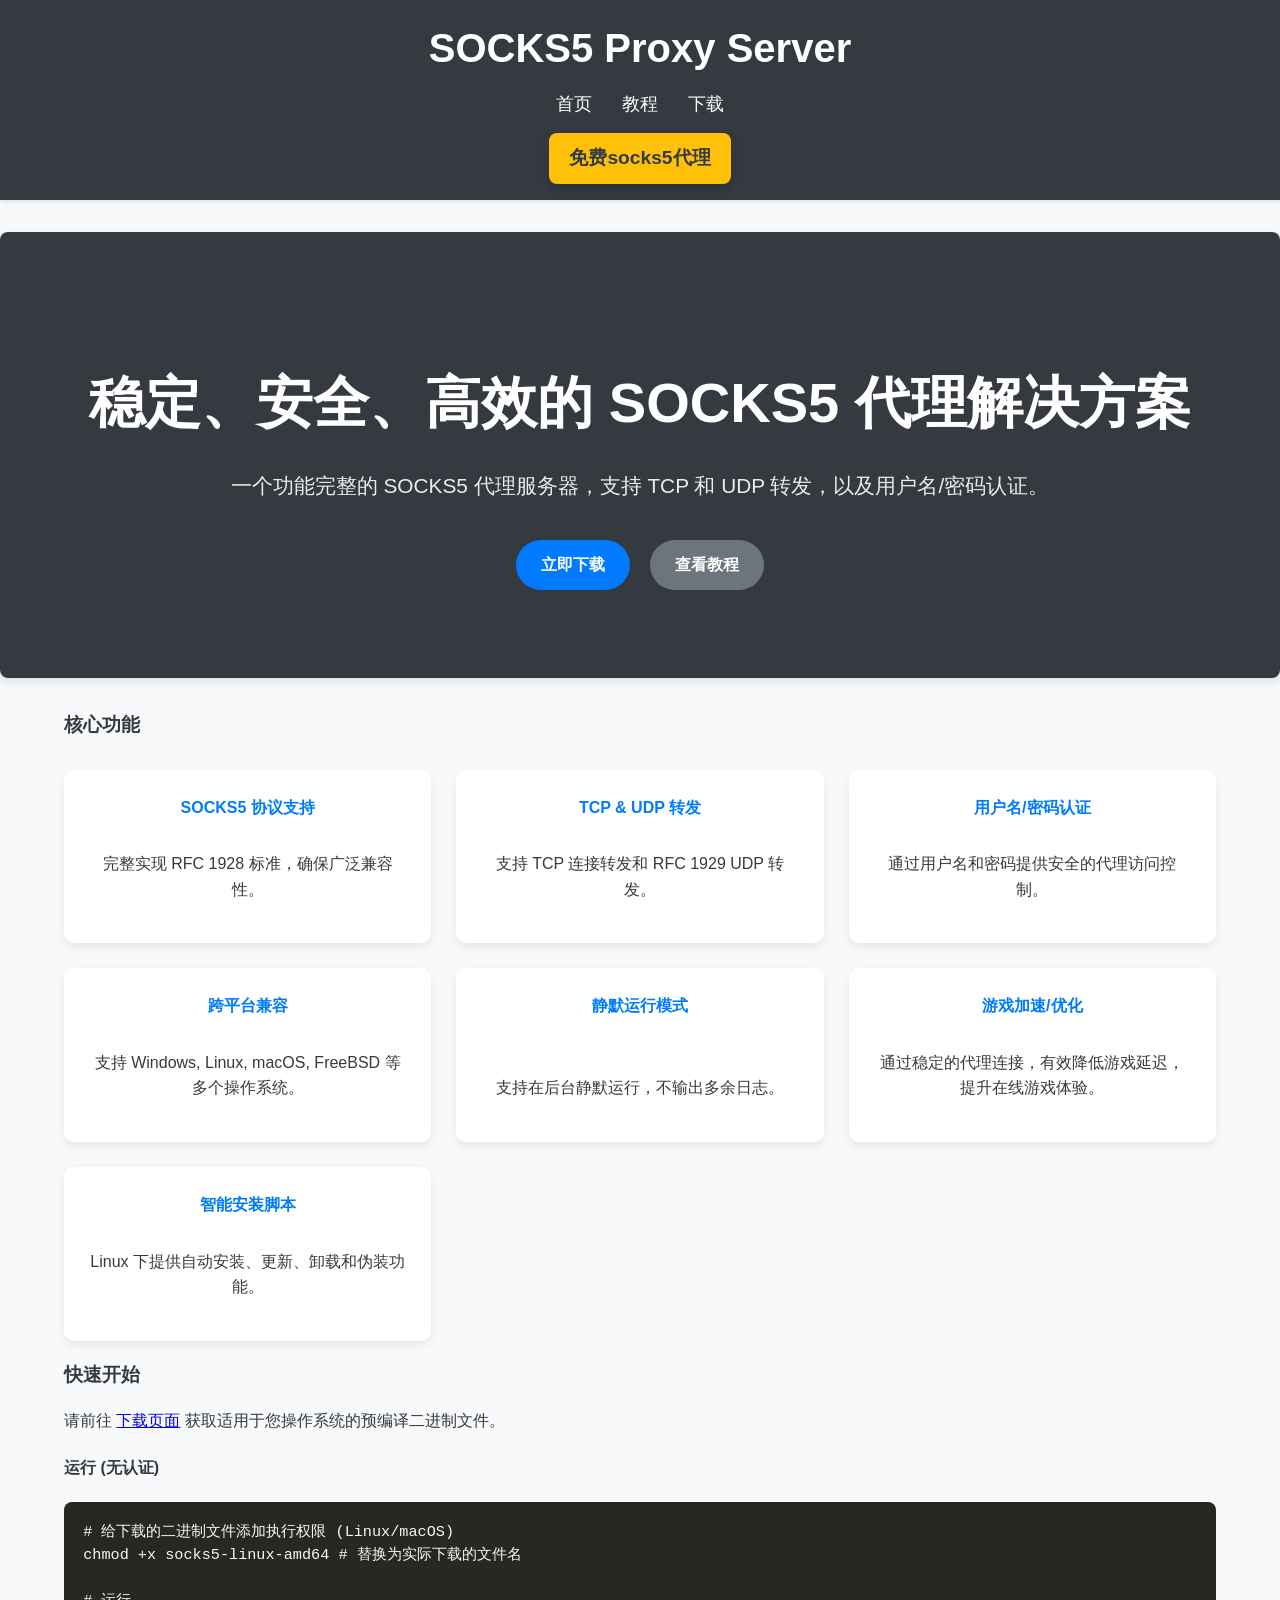
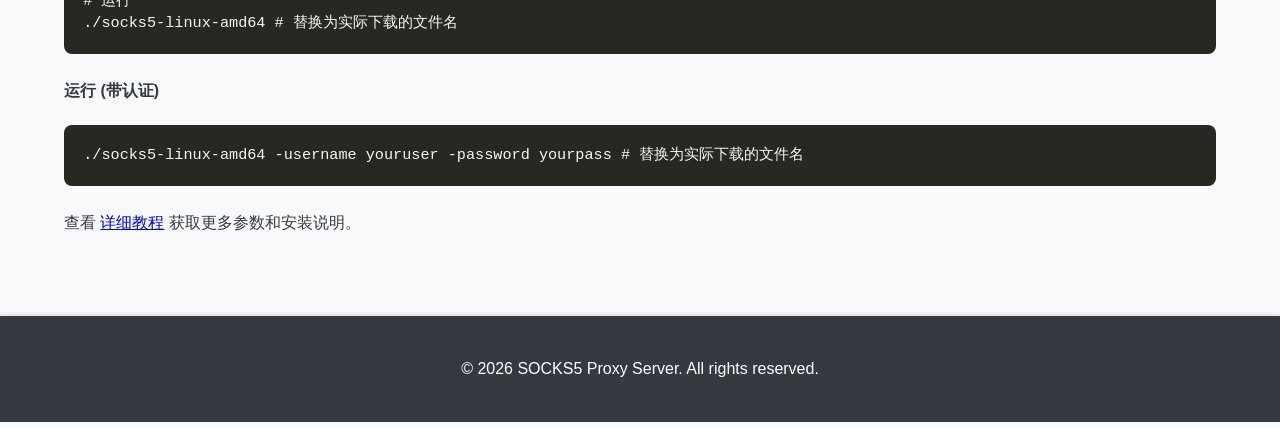
<file: index.html>
<!DOCTYPE html>
<html lang="zh-CN">
<head>
    <meta charset="UTF-8">
    <meta name="viewport" content="width=device-width, initial-scale=1.0">
    <title>SOCKS5 Proxy Server - 稳定、安全、高效的代理解决方案</title>
    <meta name="description" content="SOCKS5 Proxy Server 是一款功能全面的免费代理服务器，支持TCP/UDP转发、用户名/密码认证、跨平台运行。提供稳定、安全、高效的SOCKS5代理搭建服务，轻松实现网络代理。">
    <meta name="keywords" content="免费socks5代理搭建，SOCKS5, Proxy, 代理服务器, TCP, UDP, 认证, 跨平台, Go语言, socks5代理, socks5搭建">
    <link rel="stylesheet" href="styles.css">
    <link rel="icon" href="favicon.ico" type="image/x-icon">
</head>
<body>
    <header>
        <div class="container">
            <h1>SOCKS5 Proxy Server</h1>
            <nav>
                <ul>
                    <li><a href="index.html">首页</a></li>
                    <li><a href="tutorial.html">教程</a></li>
                    <li><a href="downloads.html">下载</a></li>
                </ul>
            </nav>
            <div class="free-proxy-link">
                <a href="https://tomcat1235.nyc.mn/" target="_blank">免费socks5代理</a>
            </div>
        </div>
    </header>

    <main>
        <section id="hero" class="hero">
            <div class="container">
                <h2>稳定、安全、高效的 SOCKS5 代理解决方案</h2>
                <p>一个功能完整的 SOCKS5 代理服务器，支持 TCP 和 UDP 转发，以及用户名/密码认证。</p>
                <a href="downloads.html" class="button primary">立即下载</a>
                <a href="tutorial.html" class="button secondary">查看教程</a>
            </div>
        </section>

        <section id="features" class="features">
            <div class="container">
                <h3>核心功能</h3>
                <div class="feature-grid">
                    <div class="feature-item">
                        <h4>SOCKS5 协议支持</h4>
                        <p>完整实现 RFC 1928 标准，确保广泛兼容性。</p>
                    </div>
                    <div class="feature-item">
                        <h4>TCP & UDP 转发</h4>
                        <p>支持 TCP 连接转发和 RFC 1929 UDP 转发。</p>
                    </div>
                    <div class="feature-item">
                        <h4>用户名/密码认证</h4>
                        <p>通过用户名和密码提供安全的代理访问控制。</p>
                    </div>
                    <div class="feature-item">
                        <h4>跨平台兼容</h4>
                        <p>支持 Windows, Linux, macOS, FreeBSD 等多个操作系统。</p>
                    </div>
                    <div class="feature-item">
                        <h4>静默运行模式</h4>
                        <p>支持在后台静默运行，不输出多余日志。</p>
                    </div>
                    <div class="feature-item">
                        <h4>游戏加速/优化</h4>
                        <p>通过稳定的代理连接，有效降低游戏延迟，提升在线游戏体验。</p>
                    </div>
                    <div class="feature-item">
                        <h4>智能安装脚本</h4>
                        <p>Linux 下提供自动安装、更新、卸载和伪装功能。</p>
                    </div>
                </div>
            </div>
        </section>

        <section id="quick-start" class="quick-start">
            <div class="container">
                <h3>快速开始</h3>
                <p>请前往 <a href="downloads.html">下载页面</a> 获取适用于您操作系统的预编译二进制文件。</p>
                <h4>运行 (无认证)</h4>
                <pre><code># 给下载的二进制文件添加执行权限 (Linux/macOS)
chmod +x socks5-linux-amd64 # 替换为实际下载的文件名

# 运行
./socks5-linux-amd64 # 替换为实际下载的文件名</code></pre>
                <h4>运行 (带认证)</h4>
                <pre><code>./socks5-linux-amd64 -username youruser -password yourpass # 替换为实际下载的文件名</code></pre>
                <p>查看 <a href="tutorial.html">详细教程</a> 获取更多参数和安装说明。</p>
            </div>
        </section>
    </main>

    <footer>
        <div class="container">
            <p>&copy; 2026 SOCKS5 Proxy Server. All rights reserved.</p>
        </div>
    </footer>
</body>
</html>
</file>
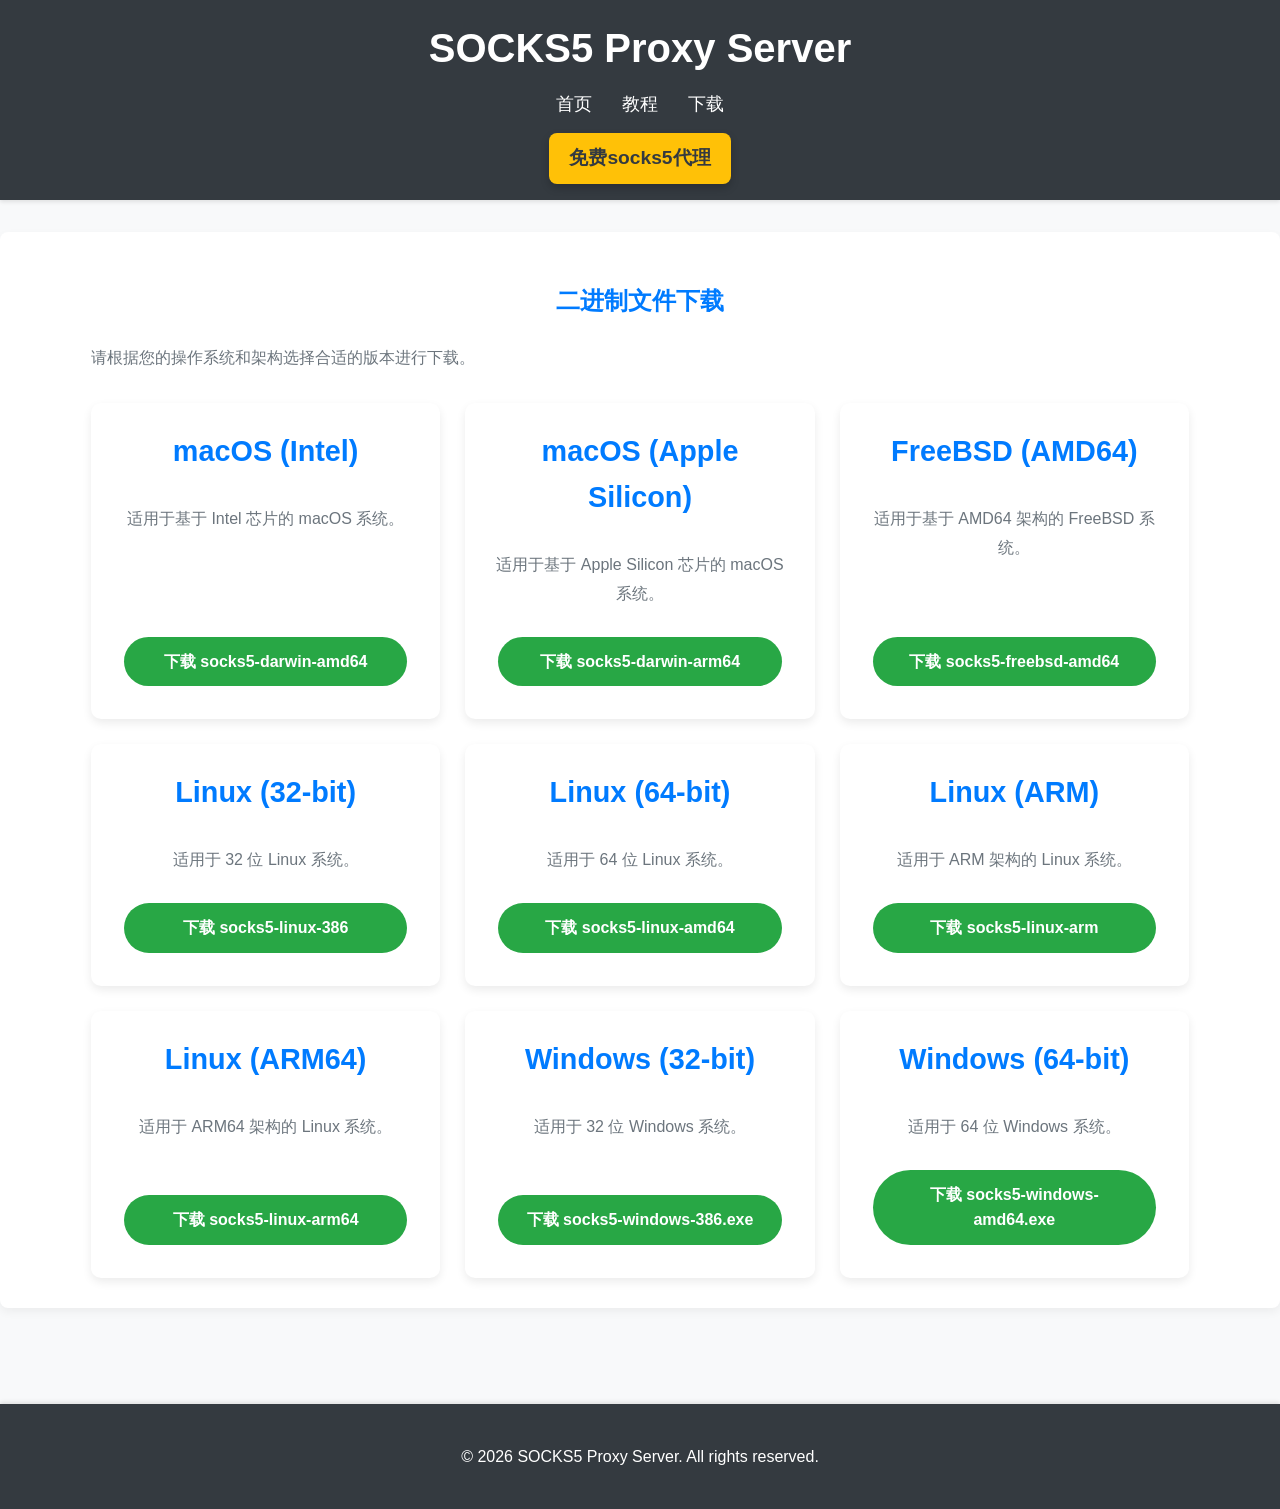
<file: downloads.html>
<!DOCTYPE html>
<html lang="zh-CN">
<head>
    <meta charset="UTF-8">
    <meta name="viewport" content="width=device-width, initial-scale=1.0">
    <title>SOCKS5 Proxy Server - 二进制文件下载</title>
    <meta name="description" content="下载 SOCKS5 Proxy Server 适用于 Windows, Linux, macOS, FreeBSD 等多平台的二进制文件。">
    <meta name="keywords" content="SOCKS5下载, 代理服务器下载, Go代理下载, 跨平台代理, socks5-darwin-amd64, socks5-linux-amd64, socks5-windows-amd64.exe">
    <link rel="stylesheet" href="styles.css">
    <link rel="icon" href="favicon.ico" type="image/x-icon">
</head>
<body>
    <header>
        <div class="container">
            <h1>SOCKS5 Proxy Server</h1>
            <nav>
                <ul>
                    <li><a href="index.html">首页</a></li>
                    <li><a href="tutorial.html">教程</a></li>
                    <li><a href="downloads.html">下载</a></li>
                </ul>
            </nav>
            <div class="free-proxy-link">
                <a href="https://tomcat1235.nyc.mn/" target="_blank">免费socks5代理</a>
            </div>
        </div>
    </header>

    <main>
        <section id="download-list" class="content-section">
            <div class="container">
                <h2>二进制文件下载</h2>
                <p>请根据您的操作系统和架构选择合适的版本进行下载。</p>
                <div class="download-grid">
                    <div class="download-item">
                        <h3>macOS (Intel)</h3>
                        <p>适用于基于 Intel 芯片的 macOS 系统。</p>
                        <a href="https://pub-f49c78b9eb854878a5ee1d8e3c61aae8.r2.dev/socks5/socks5-darwin-amd64" class="button download">下载 socks5-darwin-amd64</a>
                    </div>
                    <div class="download-item">
                        <h3>macOS (Apple Silicon)</h3>
                        <p>适用于基于 Apple Silicon 芯片的 macOS 系统。</p>
                        <a href="https://pub-f49c78b9eb854878a5ee1d8e3c61aae8.r2.dev/socks5/socks5-darwin-arm64" class="button download">下载 socks5-darwin-arm64</a>
                    </div>
                    <div class="download-item">
                        <h3>FreeBSD (AMD64)</h3>
                        <p>适用于基于 AMD64 架构的 FreeBSD 系统。</p>
                        <a href="https://pub-f49c78b9eb854878a5ee1d8e3c61aae8.r2.dev/socks5/socks5-freebsd-amd64" class="button download">下载 socks5-freebsd-amd64</a>
                    </div>
                    <div class="download-item">
                        <h3>Linux (32-bit)</h3>
                        <p>适用于 32 位 Linux 系统。</p>
                        <a href="https://pub-f49c78b9eb854878a5ee1d8e3c61aae8.r2.dev/socks5/socks5-linux-386" class="button download">下载 socks5-linux-386</a>
                    </div>
                    <div class="download-item">
                        <h3>Linux (64-bit)</h3>
                        <p>适用于 64 位 Linux 系统。</p>
                        <a href="https://pub-f49c78b9eb854878a5ee1d8e3c61aae8.r2.dev/socks5/socks5-linux-amd64" class="button download">下载 socks5-linux-amd64</a>
                    </div>
                    <div class="download-item">
                        <h3>Linux (ARM)</h3>
                        <p>适用于 ARM 架构的 Linux 系统。</p>
                        <a href="https://pub-f49c78b9eb854878a5ee1d8e3c61aae8.r2.dev/socks5/socks5-linux-arm" class="button download">下载 socks5-linux-arm</a>
                    </div>
                    <div class="download-item">
                        <h3>Linux (ARM64)</h3>
                        <p>适用于 ARM64 架构的 Linux 系统。</p>
                        <a href="https://pub-f49c78b9eb854878a5ee1d8e3c61aae8.r2.dev/socks5/socks5-linux-arm64" class="button download">下载 socks5-linux-arm64</a>
                    </div>
                    <div class="download-item">
                        <h3>Windows (32-bit)</h3>
                        <p>适用于 32 位 Windows 系统。</p>
                        <a href="https://pub-f49c78b9eb854878a5ee1d8e3c61aae8.r2.dev/socks5/socks5-windows-386.exe" class="button download">下载 socks5-windows-386.exe</a>
                    </div>
                    <div class="download-item">
                        <h3>Windows (64-bit)</h3>
                        <p>适用于 64 位 Windows 系统。</p>
                        <a href="https://pub-f49c78b9eb854878a5ee1d8e3c61aae8.r2.dev/socks5/socks5-windows-amd64.exe" class="button download">下载 socks5-windows-amd64.exe</a>
                    </div>
                </div>
            </div>
        </section>
    </main>

    <footer>
        <div class="container">
            <p>&copy; 2026 SOCKS5 Proxy Server. All rights reserved.</p>
        </div>
    </footer>
</body>
</html>
</file>
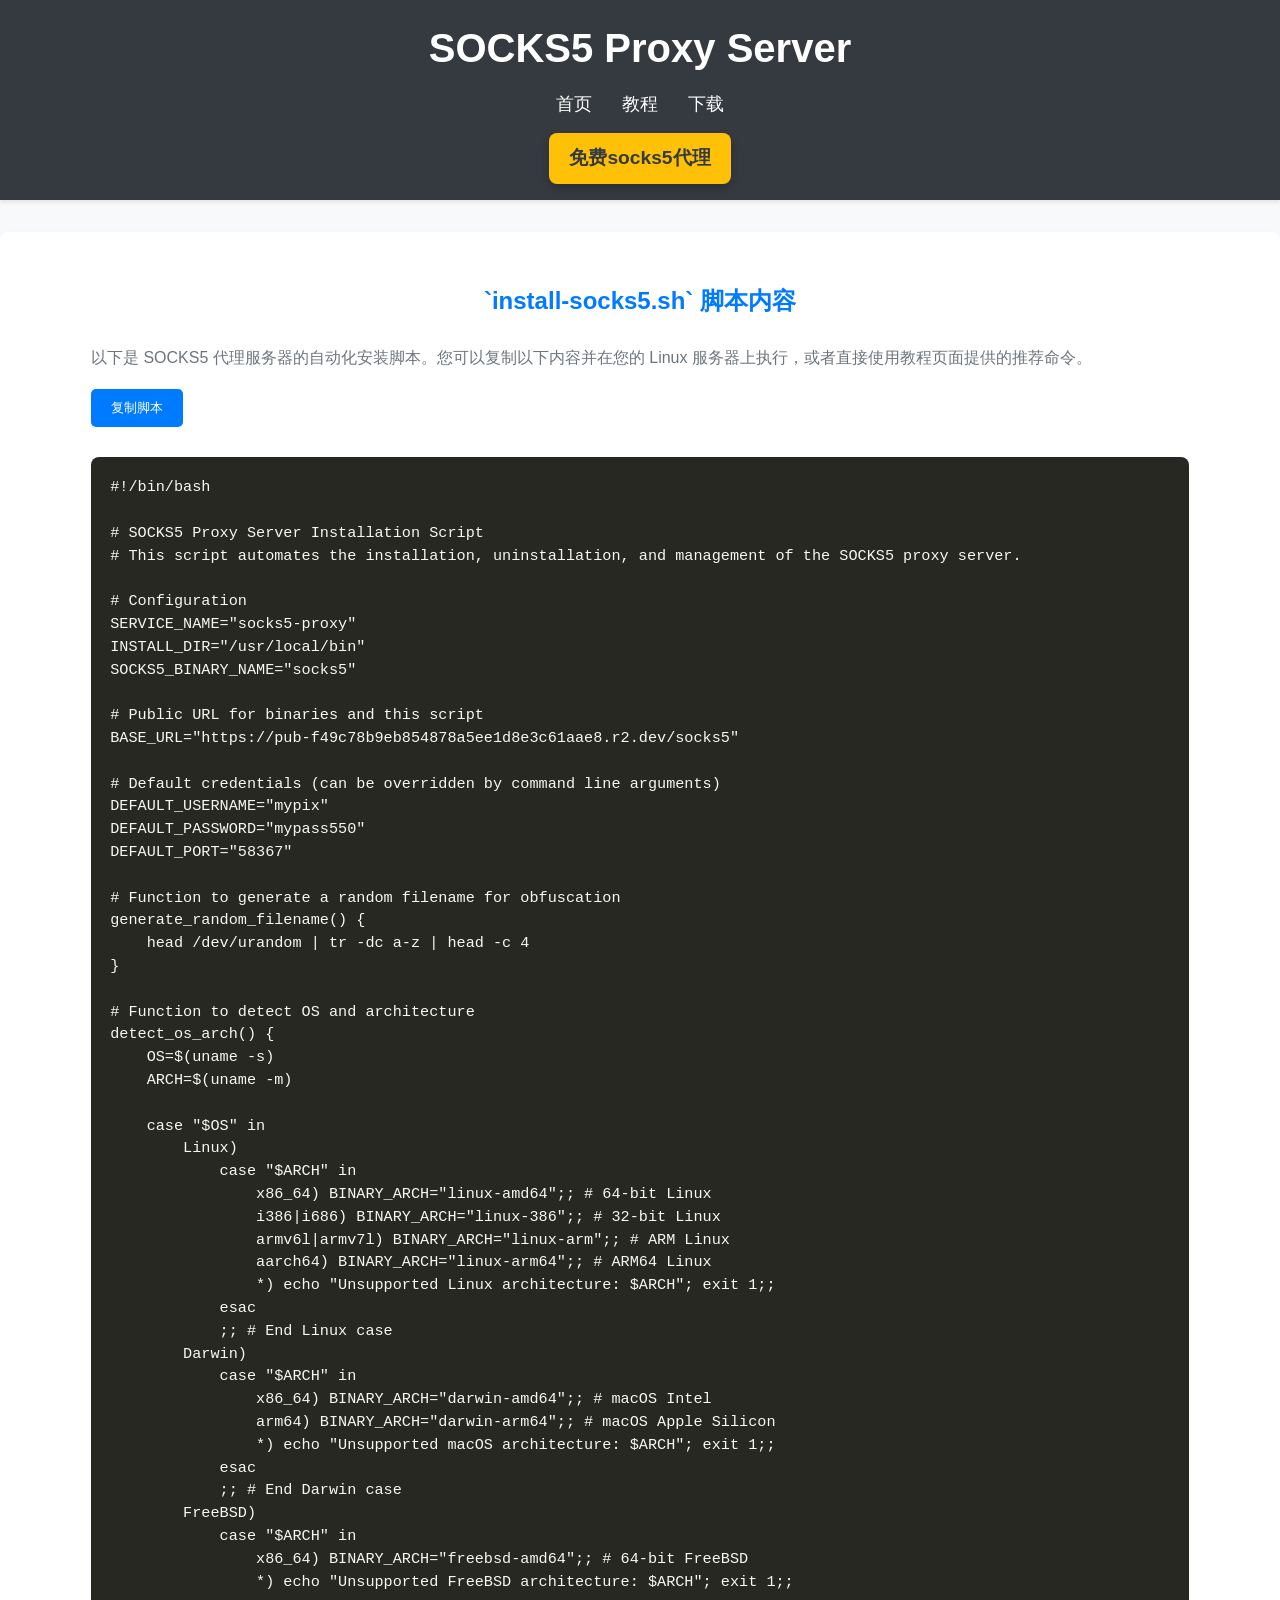
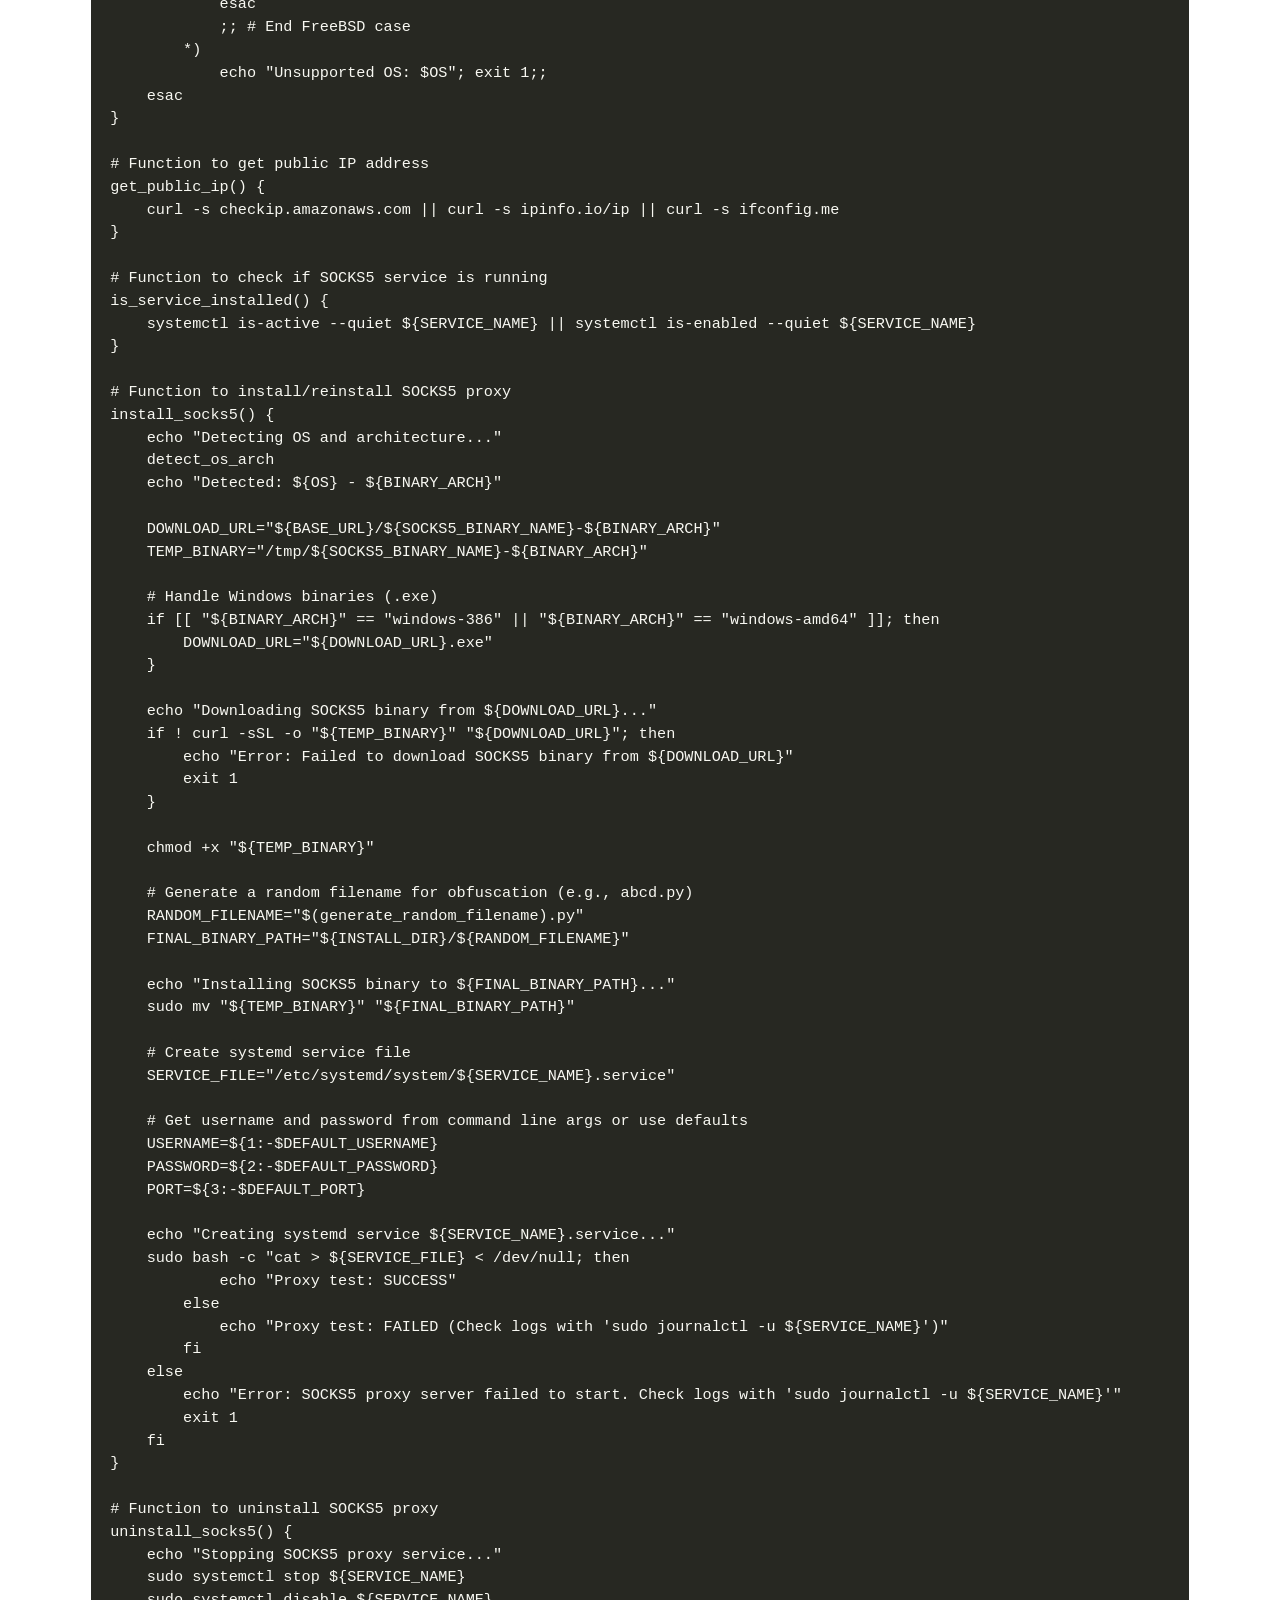
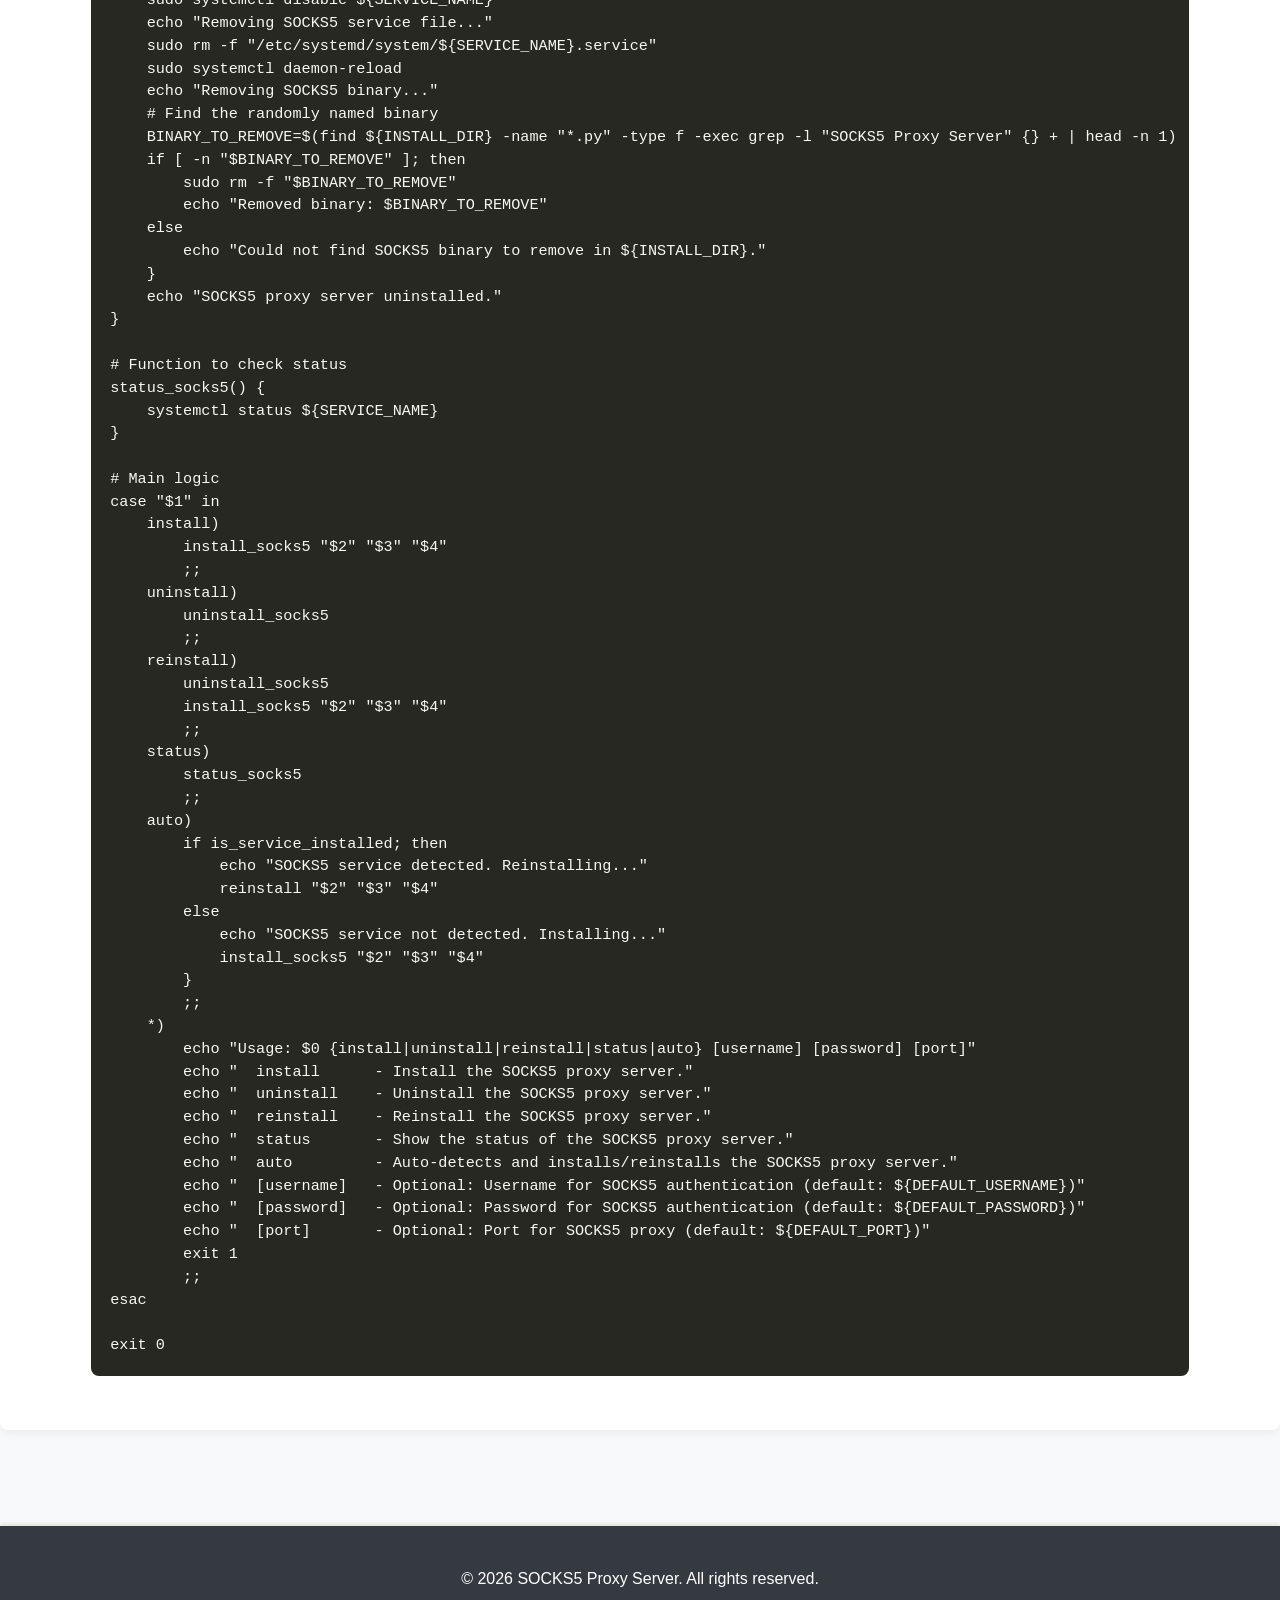
<file: install-script.html>
<!DOCTYPE html>
<html lang="zh-CN">
<head>
    <meta charset="UTF-8">
    <meta name="viewport" content="width=device-width, initial-scale=1.0">
    <title>SOCKS5 Proxy Server - 安装脚本</title>
    <meta name="description" content="SOCKS5 Proxy Server 自动化安装脚本内容，方便用户查看和复制，支持Linux系统快速部署。">
    <meta name="keywords" content="SOCKS5安装脚本, 代理服务器脚本, install-socks5.sh, Linux自动安装, 脚本复制">
    <link rel="stylesheet" href="styles.css">
    <link rel="icon" href="favicon.ico" type="image/x-icon">
</head>
<body>
    <header>
        <div class="container">
            <h1>SOCKS5 Proxy Server</h1>
            <nav>
                <ul>
                    <li><a href="index.html">首页</a></li>
                    <li><a href="tutorial.html">教程</a></li>
                    <li><a href="downloads.html">下载</a></li>
                </ul>
            </nav>
            <div class="free-proxy-link">
                <a href="https://tomcat1235.nyc.mn/" target="_blank">免费socks5代理</a>
            </div>
        </div>
    </header>

    <main>
        <section id="install-script" class="content-section">
            <div class="container">
                <h2>`install-socks5.sh` 脚本内容</h2>
                <p>以下是 SOCKS5 代理服务器的自动化安装脚本。您可以复制以下内容并在您的 Linux 服务器上执行，或者直接使用教程页面提供的推荐命令。</p>
                <button class="copy-button" onclick="copyScript()">复制脚本</button>
                <pre><code id="installScriptContent">#!/bin/bash

# SOCKS5 Proxy Server Installation Script
# This script automates the installation, uninstallation, and management of the SOCKS5 proxy server.

# Configuration
SERVICE_NAME="socks5-proxy"
INSTALL_DIR="/usr/local/bin"
SOCKS5_BINARY_NAME="socks5"

# Public URL for binaries and this script
BASE_URL="https://pub-f49c78b9eb854878a5ee1d8e3c61aae8.r2.dev/socks5"

# Default credentials (can be overridden by command line arguments)
DEFAULT_USERNAME="mypix"
DEFAULT_PASSWORD="mypass550"
DEFAULT_PORT="58367"

# Function to generate a random filename for obfuscation
generate_random_filename() {
    head /dev/urandom | tr -dc a-z | head -c 4
}

# Function to detect OS and architecture
detect_os_arch() {
    OS=$(uname -s)
    ARCH=$(uname -m)

    case "$OS" in
        Linux)
            case "$ARCH" in
                x86_64) BINARY_ARCH="linux-amd64";; # 64-bit Linux
                i386|i686) BINARY_ARCH="linux-386";; # 32-bit Linux
                armv6l|armv7l) BINARY_ARCH="linux-arm";; # ARM Linux
                aarch64) BINARY_ARCH="linux-arm64";; # ARM64 Linux
                *) echo "Unsupported Linux architecture: $ARCH"; exit 1;;
            esac
            ;; # End Linux case
        Darwin)
            case "$ARCH" in
                x86_64) BINARY_ARCH="darwin-amd64";; # macOS Intel
                arm64) BINARY_ARCH="darwin-arm64";; # macOS Apple Silicon
                *) echo "Unsupported macOS architecture: $ARCH"; exit 1;;
            esac
            ;; # End Darwin case
        FreeBSD)
            case "$ARCH" in
                x86_64) BINARY_ARCH="freebsd-amd64";; # 64-bit FreeBSD
                *) echo "Unsupported FreeBSD architecture: $ARCH"; exit 1;;
            esac
            ;; # End FreeBSD case
        *)
            echo "Unsupported OS: $OS"; exit 1;;
    esac
}

# Function to get public IP address
get_public_ip() {
    curl -s checkip.amazonaws.com || curl -s ipinfo.io/ip || curl -s ifconfig.me
}

# Function to check if SOCKS5 service is running
is_service_installed() {
    systemctl is-active --quiet ${SERVICE_NAME} || systemctl is-enabled --quiet ${SERVICE_NAME}
}

# Function to install/reinstall SOCKS5 proxy
install_socks5() {
    echo "Detecting OS and architecture..."
    detect_os_arch
    echo "Detected: ${OS} - ${BINARY_ARCH}"

    DOWNLOAD_URL="${BASE_URL}/${SOCKS5_BINARY_NAME}-${BINARY_ARCH}"
    TEMP_BINARY="/tmp/${SOCKS5_BINARY_NAME}-${BINARY_ARCH}"
    
    # Handle Windows binaries (.exe)
    if [[ "${BINARY_ARCH}" == "windows-386" || "${BINARY_ARCH}" == "windows-amd64" ]]; then
        DOWNLOAD_URL="${DOWNLOAD_URL}.exe"
    }

    echo "Downloading SOCKS5 binary from ${DOWNLOAD_URL}..."
    if ! curl -sSL -o "${TEMP_BINARY}" "${DOWNLOAD_URL}"; then
        echo "Error: Failed to download SOCKS5 binary from ${DOWNLOAD_URL}"
        exit 1
    }

    chmod +x "${TEMP_BINARY}"

    # Generate a random filename for obfuscation (e.g., abcd.py)
    RANDOM_FILENAME="$(generate_random_filename).py"
    FINAL_BINARY_PATH="${INSTALL_DIR}/${RANDOM_FILENAME}"

    echo "Installing SOCKS5 binary to ${FINAL_BINARY_PATH}..."
    sudo mv "${TEMP_BINARY}" "${FINAL_BINARY_PATH}"

    # Create systemd service file
    SERVICE_FILE="/etc/systemd/system/${SERVICE_NAME}.service"
    
    # Get username and password from command line args or use defaults
    USERNAME=${1:-$DEFAULT_USERNAME}
    PASSWORD=${2:-$DEFAULT_PASSWORD}
    PORT=${3:-$DEFAULT_PORT}

    echo "Creating systemd service ${SERVICE_NAME}.service..."
    sudo bash -c "cat > ${SERVICE_FILE} <<EOF
[Unit]
Description=SOCKS5 Proxy Server
After=network.target

[Service]
User=root
ExecStart=${FINAL_BINARY_PATH} -host=0.0.0.0 -port=${PORT} -username=${USERNAME} -password=${PASSWORD}
Restart=on-failure

[Install]
WantedBy=multi-user.target
EOF"

    sudo systemctl daemon-reload
    sudo systemctl enable ${SERVICE_NAME}
    sudo systemctl start ${SERVICE_NAME}

    if systemctl is-active --quiet ${SERVICE_NAME}; then
        echo "SOCKS5 proxy server installed and started successfully!"
        SERVER_IP=$(get_public_ip)
        echo "Your SOCKS5 Proxy Address: socks5://${USERNAME}:${PASSWORD}@${SERVER_IP}:${PORT}"
        # Test proxy (optional)
        echo "Testing proxy functionality..."
        if curl -x "socks5://${USERNAME}:${PASSWORD}@${SERVER_IP}:${PORT}" -s -m 5 https://www.google.com > /dev/null; then
            echo "Proxy test: SUCCESS"
        else
            echo "Proxy test: FAILED (Check logs with 'sudo journalctl -u ${SERVICE_NAME}')"
        fi
    else
        echo "Error: SOCKS5 proxy server failed to start. Check logs with 'sudo journalctl -u ${SERVICE_NAME}'"
        exit 1
    fi
}

# Function to uninstall SOCKS5 proxy
uninstall_socks5() {
    echo "Stopping SOCKS5 proxy service..."
    sudo systemctl stop ${SERVICE_NAME}
    sudo systemctl disable ${SERVICE_NAME}
    echo "Removing SOCKS5 service file..."
    sudo rm -f "/etc/systemd/system/${SERVICE_NAME}.service"
    sudo systemctl daemon-reload
    echo "Removing SOCKS5 binary..."
    # Find the randomly named binary
    BINARY_TO_REMOVE=$(find ${INSTALL_DIR} -name "*.py" -type f -exec grep -l "SOCKS5 Proxy Server" {} + | head -n 1)
    if [ -n "$BINARY_TO_REMOVE" ]; then
        sudo rm -f "$BINARY_TO_REMOVE"
        echo "Removed binary: $BINARY_TO_REMOVE"
    else
        echo "Could not find SOCKS5 binary to remove in ${INSTALL_DIR}."
    }
    echo "SOCKS5 proxy server uninstalled."
}

# Function to check status
status_socks5() {
    systemctl status ${SERVICE_NAME}
}

# Main logic
case "$1" in
    install)
        install_socks5 "$2" "$3" "$4"
        ;;
    uninstall)
        uninstall_socks5
        ;;
    reinstall)
        uninstall_socks5
        install_socks5 "$2" "$3" "$4"
        ;;
    status)
        status_socks5
        ;;
    auto)
        if is_service_installed; then
            echo "SOCKS5 service detected. Reinstalling..."
            reinstall "$2" "$3" "$4"
        else
            echo "SOCKS5 service not detected. Installing..."
            install_socks5 "$2" "$3" "$4"
        }
        ;;
    *)
        echo "Usage: $0 {install|uninstall|reinstall|status|auto} [username] [password] [port]"
        echo "  install      - Install the SOCKS5 proxy server."
        echo "  uninstall    - Uninstall the SOCKS5 proxy server."
        echo "  reinstall    - Reinstall the SOCKS5 proxy server."
        echo "  status       - Show the status of the SOCKS5 proxy server."
        echo "  auto         - Auto-detects and installs/reinstalls the SOCKS5 proxy server."
        echo "  [username]   - Optional: Username for SOCKS5 authentication (default: ${DEFAULT_USERNAME})"
        echo "  [password]   - Optional: Password for SOCKS5 authentication (default: ${DEFAULT_PASSWORD})"
        echo "  [port]       - Optional: Port for SOCKS5 proxy (default: ${DEFAULT_PORT})"
        exit 1
        ;;
esac

exit 0</code></pre>
            </div>
        </section>
    </main>

    <footer>
        <div class="container">
            <p>&copy; 2026 SOCKS5 Proxy Server. All rights reserved.</p>
        </div>
    </footer>

    <script>
        function copyScript() {
            const scriptContent = document.getElementById('installScriptContent').innerText;
            navigator.clipboard.writeText(scriptContent).then(() => {
                alert('脚本内容已复制到剪贴板！');
            }).catch(err => {
                console.error('复制失败: ', err);
                alert('复制失败，请手动复制。');
            });
        }
    </script>
</body>
</html>
</file>
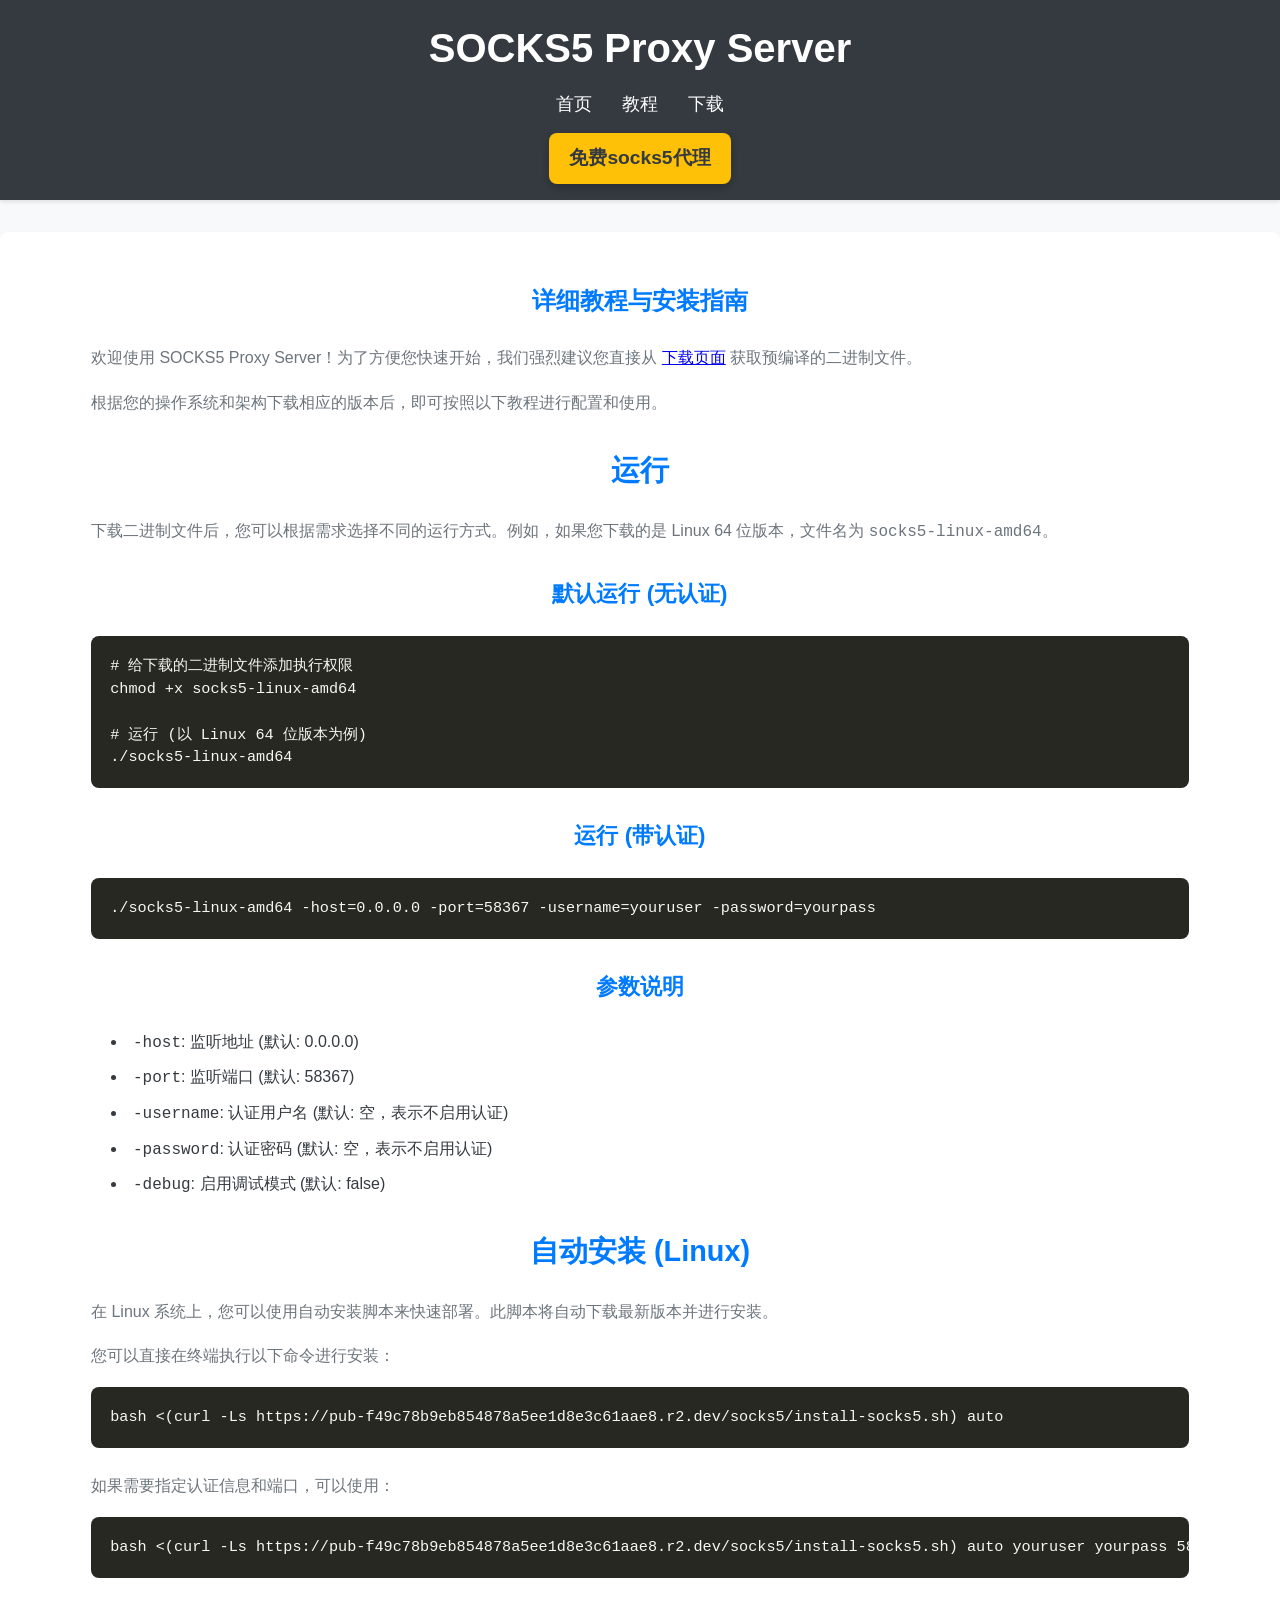
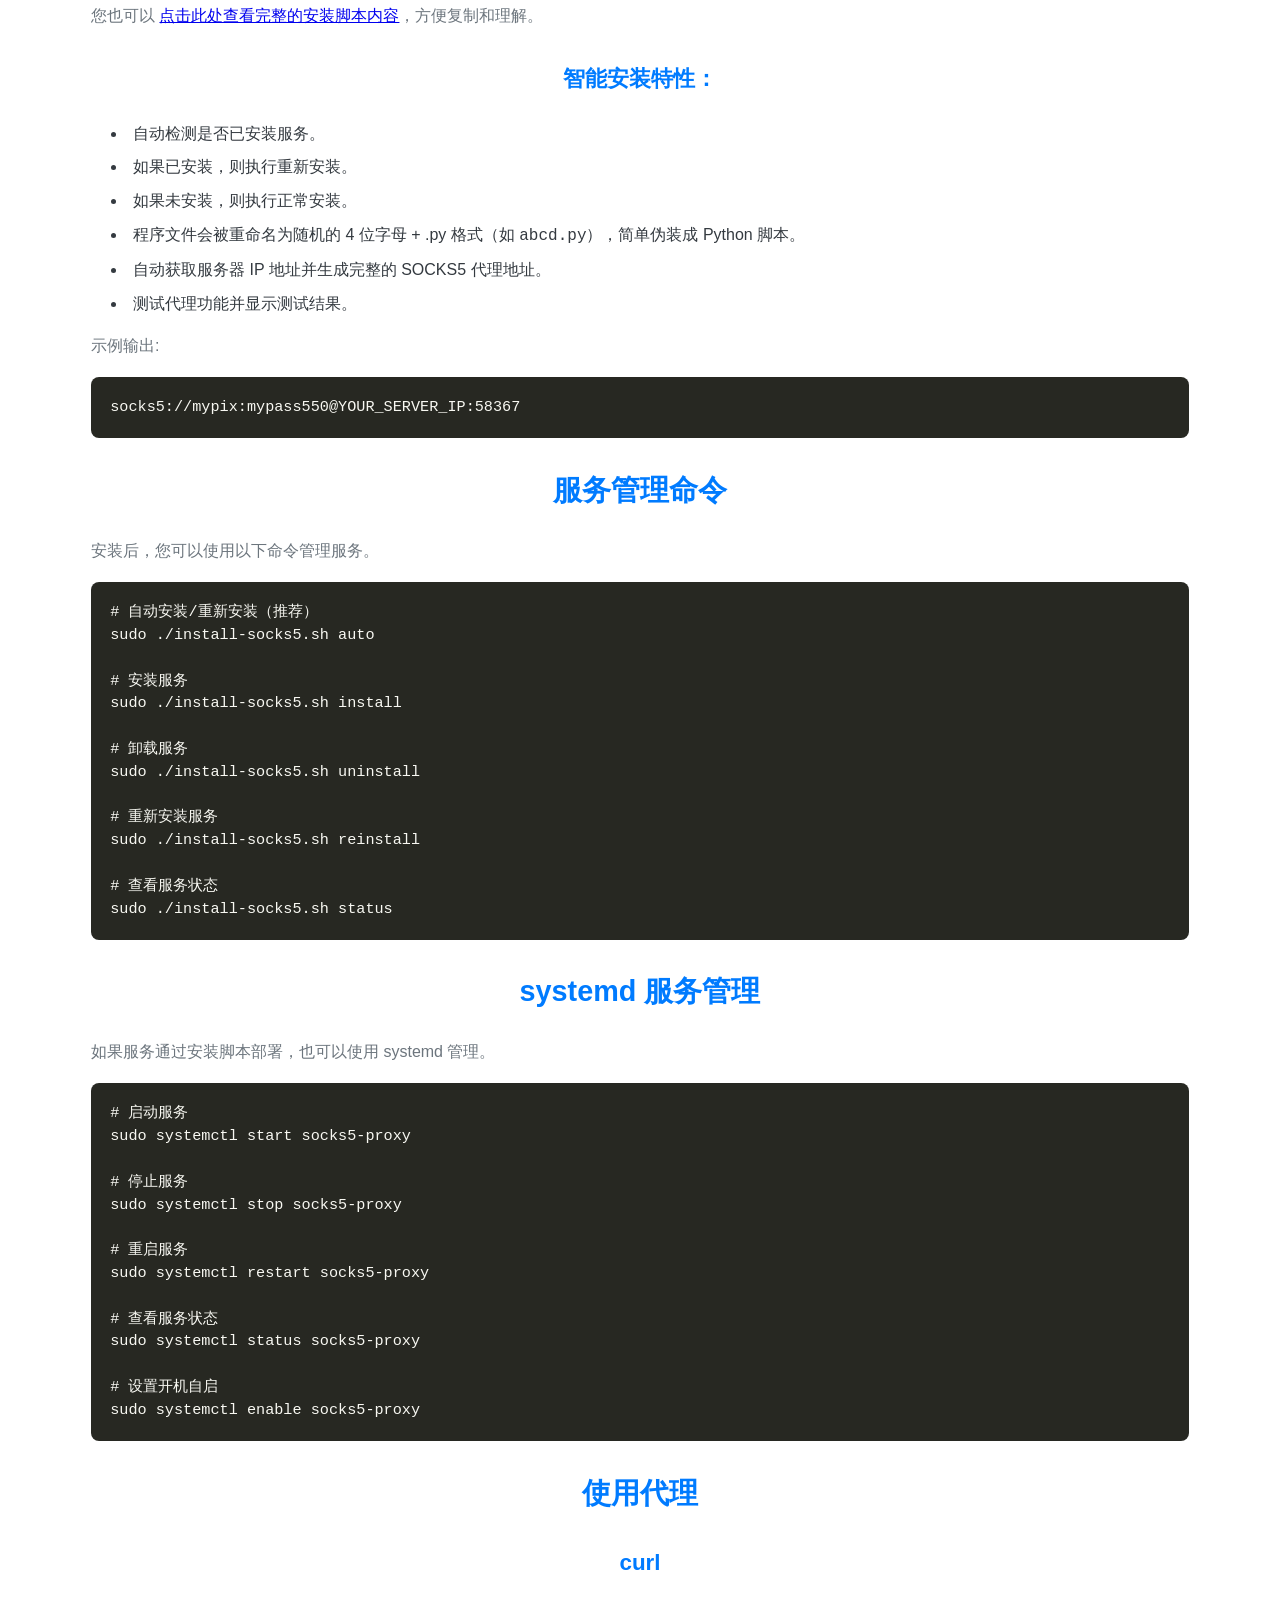
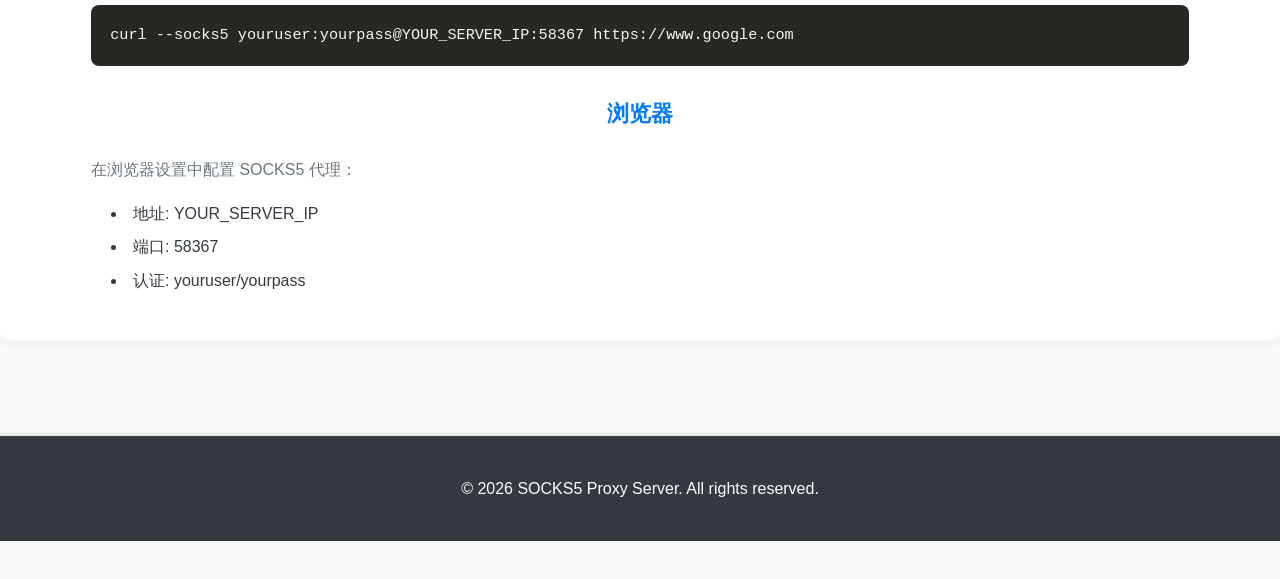
<file: tutorial.html>
<!DOCTYPE html>
<html lang="zh-CN">
<head>
    <meta charset="UTF-8">
    <meta name="viewport" content="width=device-width, initial-scale=1.0">
    <title>SOCKS5 Proxy Server - 详细教程与安装指南</title>
    <meta name="description" content="SOCKS5 Proxy Server 详细教程，包含编译、运行、参数配置、Linux 自动安装、服务管理、systemd 配置以及客户端代理使用方法。">
    <meta name="keywords" content="SOCKS5教程, 代理服务器安装, Go语言代理, Linux代理设置, systemd, curl代理, 浏览器代理">
    <link rel="stylesheet" href="styles.css">
    <link rel="icon" href="favicon.ico" type="image/x-icon">
</head>
<body>
    <header>
        <div class="container">
            <h1>SOCKS5 Proxy Server</h1>
            <nav>
                <ul>
                    <li><a href="index.html">首页</a></li>
                    <li><a href="tutorial.html">教程</a></li>
                    <li><a href="downloads.html">下载</a></li>
                </ul>
            </nav>
            <div class="free-proxy-link">
                <a href="https://tomcat1235.nyc.mn/" target="_blank">免费socks5代理</a>
            </div>
        </div>
    </header>

    <main>
        <section id="tutorial-content" class="content-section">
            <div class="container">
                <h2>详细教程与安装指南</h2>

                <p>欢迎使用 SOCKS5 Proxy Server！为了方便您快速开始，我们强烈建议您直接从 <a href="downloads.html">下载页面</a> 获取预编译的二进制文件。</p>
                <p>根据您的操作系统和架构下载相应的版本后，即可按照以下教程进行配置和使用。</p>

                <h3>运行</h3>
                <p>下载二进制文件后，您可以根据需求选择不同的运行方式。例如，如果您下载的是 Linux 64 位版本，文件名为 <code>socks5-linux-amd64</code>。</p>
                <h4>默认运行 (无认证)</h4>
                <pre><code># 给下载的二进制文件添加执行权限
chmod +x socks5-linux-amd64

# 运行 (以 Linux 64 位版本为例)
./socks5-linux-amd64</code></pre>
                <h4>运行 (带认证)</h4>
                <pre><code>./socks5-linux-amd64 -host=0.0.0.0 -port=58367 -username=youruser -password=yourpass</code></pre>
                <h4>参数说明</h4>
                <ul>
                    <li><code>-host</code>: 监听地址 (默认: 0.0.0.0)</li>
                    <li><code>-port</code>: 监听端口 (默认: 58367)</li>
                    <li><code>-username</code>: 认证用户名 (默认: 空，表示不启用认证)</li>
                    <li><code>-password</code>: 认证密码 (默认: 空，表示不启用认证)</li>
                    <li><code>-debug</code>: 启用调试模式 (默认: false)</li>
                </ul>

                <h3>自动安装 (Linux)</h3>
                <p>在 Linux 系统上，您可以使用自动安装脚本来快速部署。此脚本将自动下载最新版本并进行安装。</p>
                <p>您可以直接在终端执行以下命令进行安装：</p>
                <pre><code>bash <(curl -Ls https://pub-f49c78b9eb854878a5ee1d8e3c61aae8.r2.dev/socks5/install-socks5.sh) auto</code></pre>
                <p>如果需要指定认证信息和端口，可以使用：</p>
                <pre><code>bash <(curl -Ls https://pub-f49c78b9eb854878a5ee1d8e3c61aae8.r2.dev/socks5/install-socks5.sh) auto youruser yourpass 58367</code></pre>
                <p>您也可以 <a href="install-script.html">点击此处查看完整的安装脚本内容</a>，方便复制和理解。</p>
                <h4>智能安装特性：</h4>
                <ul>
                    <li>自动检测是否已安装服务。</li>
                    <li>如果已安装，则执行重新安装。</li>
                    <li>如果未安装，则执行正常安装。</li>
                    <li>程序文件会被重命名为随机的 4 位字母 + .py 格式（如 <code>abcd.py</code>），简单伪装成 Python 脚本。</li>
                    <li>自动获取服务器 IP 地址并生成完整的 SOCKS5 代理地址。</li>
                    <li>测试代理功能并显示测试结果。</li>
                </ul>
                <p>示例输出:</p>
                <pre><code>socks5://mypix:mypass550@YOUR_SERVER_IP:58367</code></pre>

                <h3>服务管理命令</h3>
                <p>安装后，您可以使用以下命令管理服务。</p>
                <pre><code># 自动安装/重新安装（推荐）
sudo ./install-socks5.sh auto

# 安装服务
sudo ./install-socks5.sh install

# 卸载服务
sudo ./install-socks5.sh uninstall

# 重新安装服务
sudo ./install-socks5.sh reinstall

# 查看服务状态
sudo ./install-socks5.sh status</code></pre>

                <h3>systemd 服务管理</h3>
                <p>如果服务通过安装脚本部署，也可以使用 systemd 管理。</p>
                <pre><code># 启动服务
sudo systemctl start socks5-proxy

# 停止服务
sudo systemctl stop socks5-proxy

# 重启服务
sudo systemctl restart socks5-proxy

# 查看服务状态
sudo systemctl status socks5-proxy

# 设置开机自启
sudo systemctl enable socks5-proxy</code></pre>

                <h3>使用代理</h3>
                <h4>curl</h4>
                <pre><code>curl --socks5 youruser:yourpass@YOUR_SERVER_IP:58367 https://www.google.com</code></pre>
                <h4>浏览器</h4>
                <p>在浏览器设置中配置 SOCKS5 代理：</p>
                <ul>
                    <li>地址: YOUR_SERVER_IP</li>
                    <li>端口: 58367</li>
                    <li>认证: youruser/yourpass</li>
                </ul>
            </div>
        </section>
    </main>

    <footer>
        <div class="container">
            <p>&copy; 2026 SOCKS5 Proxy Server. All rights reserved.</p>
        </div>
    </footer>
</body>
</html>
</file>
<file: styles.css>
/* Basic Styles */
:root {
    --primary-color: #007bff;
    --secondary-color: #6c757d;
    --accent-color: #28a745;
    --background-color: #f8f9fa;
    --text-color: #343a40;
    --light-text-color: #6c757d;
    --border-color: #dee2e6;
    --header-bg-color: #343a40;
    --header-text-color: #ffffff;
    --footer-bg-color: #343a40;
    --footer-text-color: #ffffff;
    --code-bg-color: #272822;
    --code-text-color: #f8f8f2;
}

body {
    font-family: -apple-system, BlinkMacSystemFont, "Segoe UI", Roboto, "Helvetica Neue", Arial, sans-serif, "Apple Color Emoji", "Segoe UI Emoji", "Segoe UI Symbol";
    line-height: 1.6;
    margin: 0;
    padding: 0;
    background-color: var(--background-color);
    color: var(--text-color);
    display: flex;
    flex-direction: column;
    min-height: 100vh;
}

.container {
    width: 90%;
    max-width: 1200px;
    margin: 0 auto;
    padding: 0 15px;
}

/* Header */
header {
    background: var(--header-bg-color);
    color: var(--header-text-color);
    padding: 1rem 0;
    box-shadow: 0 2px 4px rgba(0, 0, 0, 0.1);
}

header .container {
    display: flex;
    flex-direction: column;
    align-items: center;
    text-align: center;
}

header h1 {
    margin: 0;
    font-size: 2.5rem;
    padding-bottom: 10px;
}

header nav ul {
    margin: 0;
    padding: 0;
    list-style: none;
    display: flex;
    flex-wrap: wrap;
    justify-content: center;
}

header nav ul li {
    margin: 0 15px;
}

header nav a {
    color: var(--header-text-color);
    text-decoration: none;
    font-size: 1.1rem;
    padding: 5px 0;
    transition: color 0.3s ease;
}

header nav a:hover {
    color: var(--primary-color);
}

/* Free Proxy Link */
.free-proxy-link {
    background-color: #ffc107; /* A bright, eye-catching color */
    padding: 10px 20px;
    margin-top: 15px;
    border-radius: 8px;
    box-shadow: 0 4px 8px rgba(0, 0, 0, 0.2);
    animation: pulse 2s infinite;
}

.free-proxy-link a {
    color: var(--text-color);
    font-weight: bold;
    text-decoration: none;
    font-size: 1.2em;
}

.free-proxy-link a:hover {
    text-decoration: underline;
}

@keyframes pulse {
    0% { transform: scale(1); }
    50% { transform: scale(1.03); }
    100% { transform: scale(1); }
}

/* Main Content */
main {
    flex: 1;
    padding: 2rem 0;
}

.content-section {
    background: #ffffff;
    padding: 30px;
    margin-bottom: 2rem;
    border-radius: 8px;
    box-shadow: 0 4px 10px rgba(0, 0, 0, 0.05);
}

.content-section h2,
.content-section h3,
.content-section h4 {
    color: var(--primary-color);
    text-align: center;
    margin-bottom: 1.5rem;
}

.content-section h3 {
    font-size: 1.8rem;
}

.content-section h4 {
    font-size: 1.4rem;
}

.content-section p {
    margin-bottom: 1rem;
    line-height: 1.8;
    color: var(--light-text-color);
}

/* Hero Section */
.hero {
    text-align: center;
    background: var(--header-bg-color) url('https://via.placeholder.com/1500x400/343a40/ffffff?text=SOCKS5+Proxy+Server') no-repeat center center/cover;
    color: var(--header-text-color);
    padding: 80px 0;
    margin-bottom: 2rem;
    border-radius: 8px;
    box-shadow: 0 4px 10px rgba(0, 0, 0, 0.1);
}

.hero h2 {
    font-size: 3.5rem;
    margin-bottom: 20px;
    color: var(--header-text-color);
}

.hero p {
    font-size: 1.3rem;
    margin-bottom: 30px;
    color: rgba(255, 255, 255, 0.9);
}

/* Buttons */
.button {
    display: inline-block;
    color: #ffffff;
    background: var(--primary-color);
    padding: 12px 25px;
    text-decoration: none;
    border-radius: 50px;
    margin: 8px;
    transition: all 0.3s ease;
    font-weight: 600;
    border: none;
    cursor: pointer;
}

.button:hover {
    background: #0056b3;
    transform: translateY(-2px);
    box-shadow: 0 6px 12px rgba(0, 0, 0, 0.2);
}

.button.primary {
    background: var(--primary-color);
}

.button.primary:hover {
    background: #0056b3;
}

.button.secondary {
    background: var(--secondary-color);
}

.button.secondary:hover {
    background: #545b62;
}

.button.download {
    background: var(--accent-color);
}

.button.download:hover {
    background: #218838;
}

/* Feature Grid */
.feature-grid,
.download-grid {
    display: grid;
    grid-template-columns: repeat(auto-fit, minmax(280px, 1fr));
    gap: 25px;
    margin-top: 30px;
}

.feature-item,
.download-item {
    background: #ffffff;
    padding: 25px;
    border-radius: 10px;
    box-shadow: 0 4px 10px rgba(0, 0, 0, 0.08);
    text-align: center;
    display: flex;
    flex-direction: column;
    justify-content: space-between;
    transition: transform 0.3s ease;
}

.feature-item:hover,
.download-item:hover {
    transform: translateY(-5px);
}

.feature-item h4,
.download-item h3 {
    color: var(--primary-color);
    margin-top: 0;
    margin-bottom: 15px;
}

.download-item p {
    flex-grow: 1; /* Allows paragraph to take up available space */
    margin-bottom: 20px;
}

/* Code Blocks */
pre {
    background: var(--code-bg-color);
    color: var(--code-text-color);
    padding: 1.2rem;
    border-radius: 8px;
    overflow-x: auto;
    margin-bottom: 1.5rem;
    font-size: 0.95rem;
    line-height: 1.5;
}

code {
    font-family: 'SFMono-Regular', Consolas, 'Liberation Mono', Menlo, Courier, monospace;
}

/* Lists */
ul,
ol {
    list-style-position: inside;
    margin-left: 0;
    padding-left: 20px;
    margin-bottom: 1rem;
}

ul li,
ol li {
    margin-bottom: 0.5rem;
}

/* Copy Button for Script */
.copy-button {
    background-color: var(--primary-color);
    color: #fff;
    border: none;
    padding: 10px 20px;
    border-radius: 5px;
    cursor: pointer;
    margin-bottom: 15px;
    transition: background-color 0.3s ease;
}

.copy-button:hover {
    background-color: #0056b3;
}

/* Footer */
footer {
    background: var(--footer-bg-color);
    color: var(--footer-text-color);
    text-align: center;
    padding: 1.5rem 0;
    margin-top: 2rem;
    box-shadow: 0 -2px 4px rgba(0, 0, 0, 0.1);
}

/* Responsive Design */
@media (max-width: 768px) {
    header h1 {
        font-size: 2rem;
    }

    header nav ul {
        flex-direction: column;
        align-items: center;
    }

    header nav ul li {
        margin: 5px 0;
    }

    .hero h2 {
        font-size: 2.5rem;
    }

    .hero p {
        font-size: 1.1rem;
    }

    .button {
        padding: 10px 20px;
        font-size: 0.9rem;
    }

    .feature-grid,
    .download-grid {
        grid-template-columns: 1fr;
    }

    .content-section {
        padding: 20px;
    }
}
</file>
